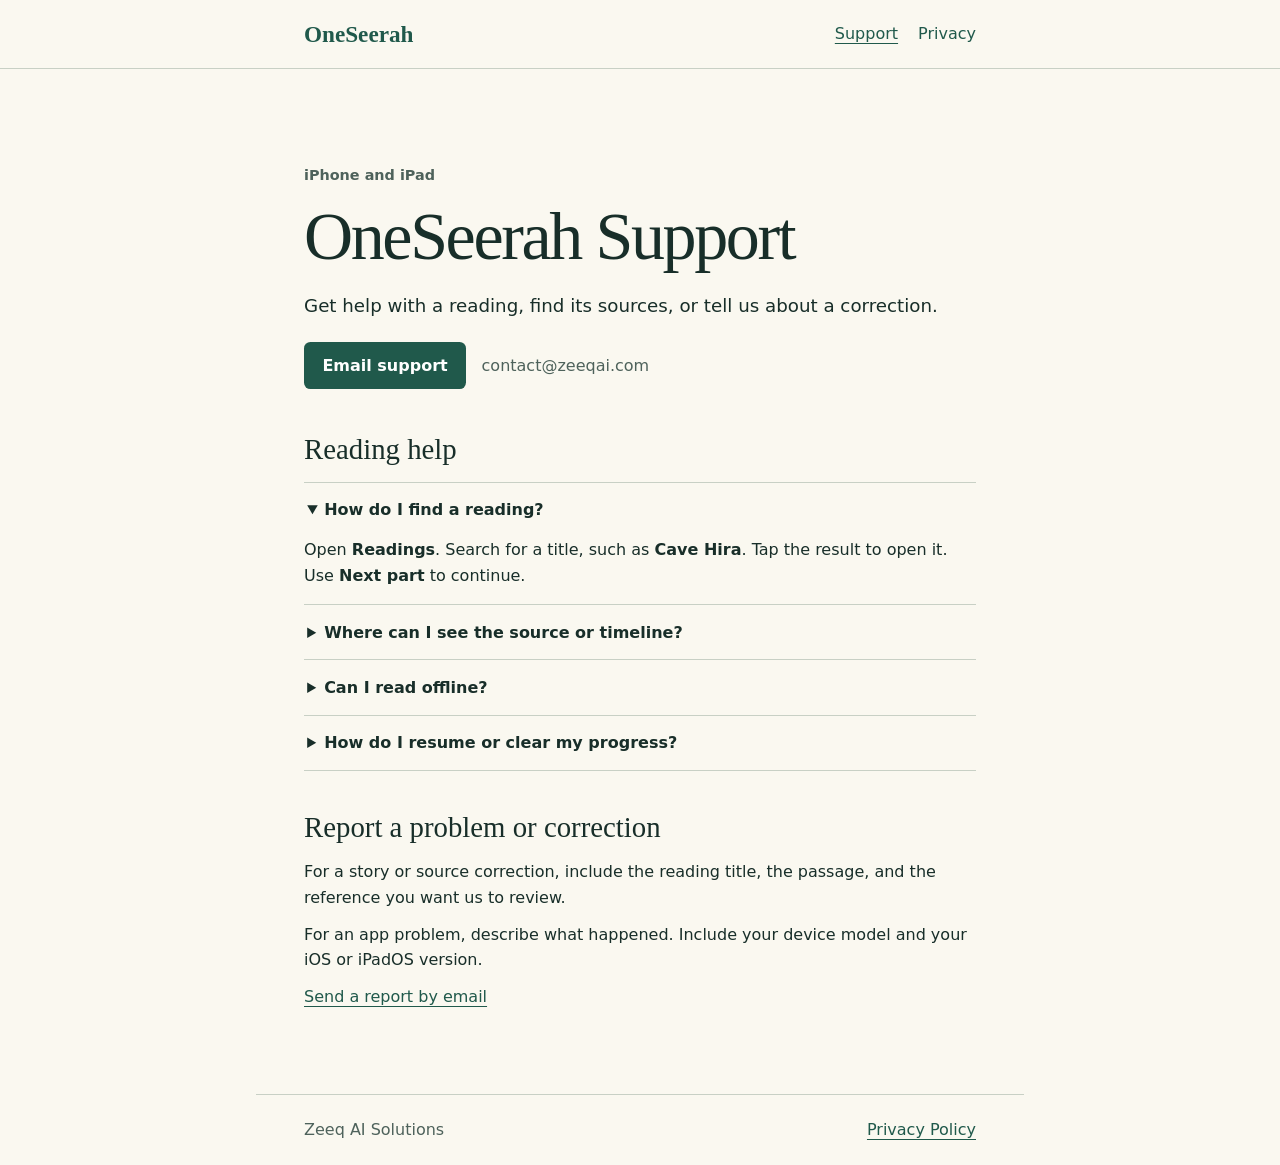
<file: index.html>
<!doctype html>
<html lang="en">
<head>
  <meta charset="utf-8">
  <meta name="viewport" content="width=device-width, initial-scale=1">
  <meta http-equiv="refresh" content="0; url=support.html">
  <title>OneSeerah Support</title>
  <link rel="canonical" href="https://zeeqaisolutions.github.io/oneseerah-site/support.html">
</head>
<body><p><a href="support.html">Open OneSeerah Support</a></p></body>
</html>
</file>
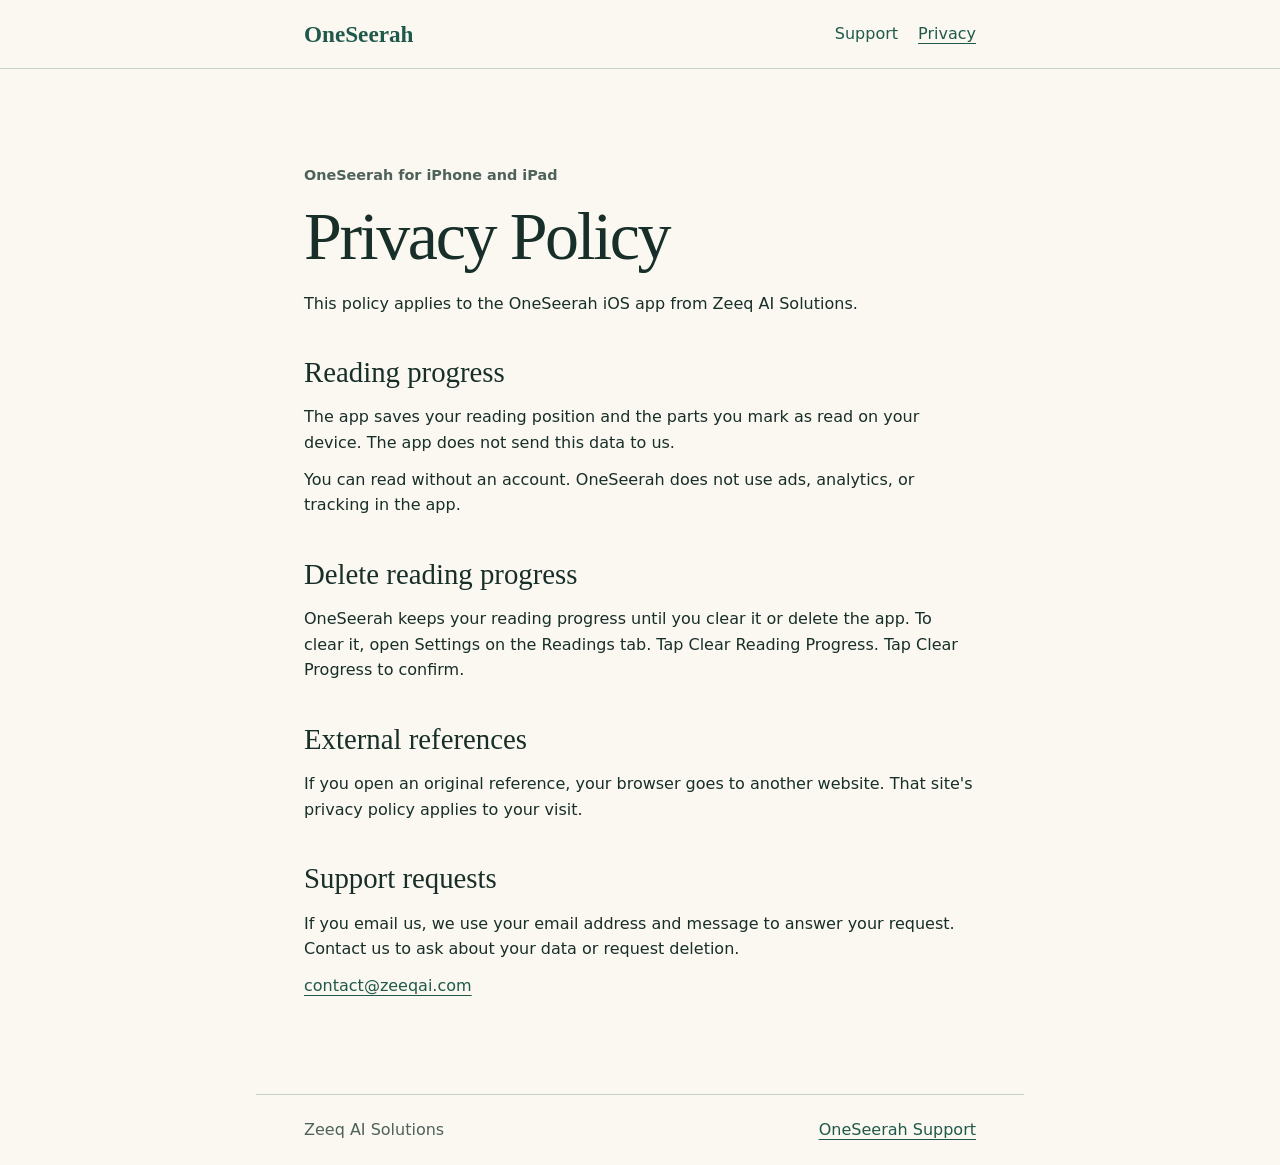
<file: privacy.html>
<!doctype html>
<html lang="en">
<head>
  <meta charset="utf-8">
  <meta name="viewport" content="width=device-width, initial-scale=1">
  <title>OneSeerah Privacy Policy</title>
  <link rel="stylesheet" href="pages.css">
</head>
<body>
  <header><nav aria-label="Main"><a class="brand" href="support.html">OneSeerah</a><a href="support.html">Support</a><a href="privacy.html" aria-current="page">Privacy</a></nav></header>
  <main>
    <p class="product">OneSeerah for iPhone and iPad</p>
    <h1>Privacy Policy</h1>
    <p>This policy applies to the OneSeerah iOS app from Zeeq AI Solutions.</p>
    <h2>Reading progress</h2>
    <p>The app saves your reading position and the parts you mark as read on your device. The app does not send this data to us.</p>
    <p>You can read without an account. OneSeerah does not use ads, analytics, or tracking in the app.</p>
    <h2>Delete reading progress</h2>
    <p>OneSeerah keeps your reading progress until you clear it or delete the app. To clear it, open Settings on the Readings tab. Tap Clear Reading Progress. Tap Clear Progress to confirm.</p>
    <h2>External references</h2>
    <p>If you open an original reference, your browser goes to another website. That site's privacy policy applies to your visit.</p>
    <h2>Support requests</h2>
    <p>If you email us, we use your email address and message to answer your request. Contact us to ask about your data or request deletion.</p>
    <p><a href="mailto:contact@zeeqai.com?subject=OneSeerah%20privacy">contact@zeeqai.com</a></p>
  </main>
  <footer>Zeeq AI Solutions <a href="support.html">OneSeerah Support</a></footer>
</body>
</html>
</file>
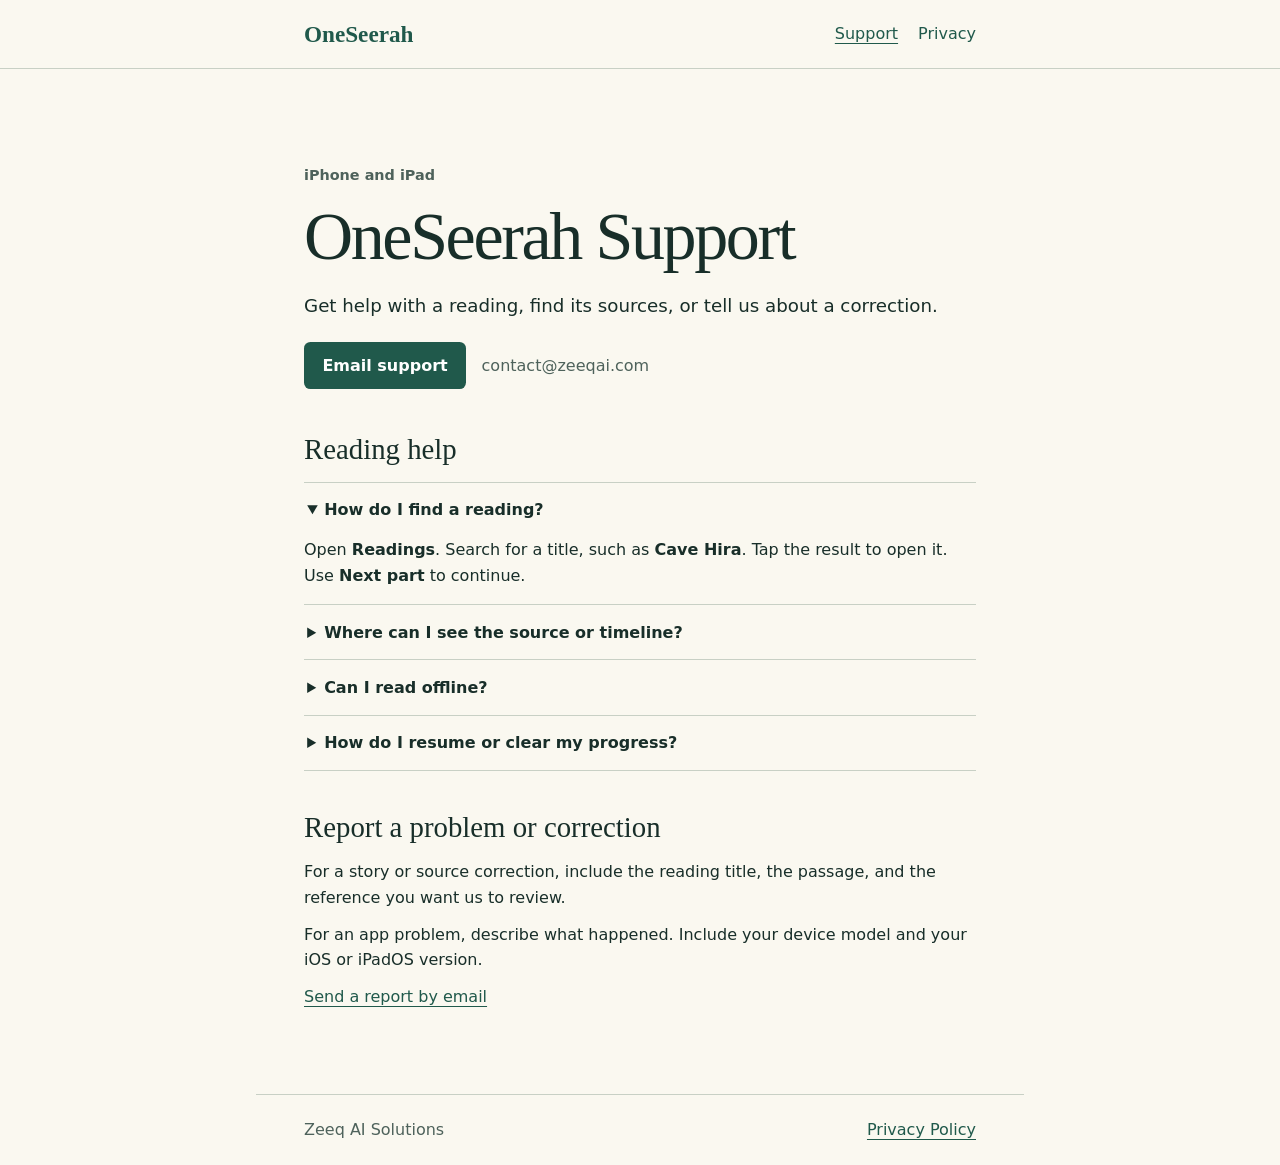
<file: support.html>
<!doctype html>
<html lang="en">
<head>
  <meta charset="utf-8">
  <meta name="viewport" content="width=device-width, initial-scale=1">
  <meta name="description" content="Get help with OneSeerah on iPhone and iPad. Find a reading, open a source, manage reading progress, or report a correction.">
  <title>OneSeerah Support</title>
  <link rel="stylesheet" href="pages.css">
</head>
<body>
  <header><nav aria-label="Main"><a class="brand" href="support.html">OneSeerah</a><a href="support.html" aria-current="page">Support</a><a href="privacy.html">Privacy</a></nav></header>
  <main>
    <div class="intro">
      <p class="product">iPhone and iPad</p>
      <h1>OneSeerah Support</h1>
      <p>Get help with a reading, find its sources, or tell us about a correction.</p>
      <a class="contact" href="mailto:contact@zeeqai.com?subject=OneSeerah%20support">Email support</a>
      <span class="address">contact@zeeqai.com</span>
    </div>
    <section aria-labelledby="reading">
      <h2 id="reading">Reading help</h2>
      <details open><summary>How do I find a reading?</summary>
        <p>Open <strong>Readings</strong>. Search for a title, such as <strong>Cave Hira</strong>. Tap the result to open it. Use <strong>Next part</strong> to continue.</p>
      </details>
      <details><summary>Where can I see the source or timeline?</summary>
        <p>In a reading, tap a reference under <strong>Sources</strong> to see its summary. Tap <strong>Open original reference</strong> to visit the source website.</p>
        <p>To find the event on the timeline, return to the reading and tap <strong>Show on timeline</strong>.</p>
      </details>
      <details><summary>Can I read offline?</summary>
        <p>Yes. You can use the readings, timeline, and source summaries offline without an account. External websites need an internet connection.</p>
      </details>
      <details><summary>How do I resume or clear my progress?</summary>
        <p>On <strong>Readings</strong>, tap <strong>Continue reading</strong> to return to your saved place.</p>
        <p>To remove all saved positions and marks on this device, open <strong>Settings</strong> on the Readings tab. Tap <strong>Clear Reading Progress</strong>. Tap <strong>Clear Progress</strong> to confirm.</p>
      </details>
    </section>
    <section aria-labelledby="report">
      <h2 id="report">Report a problem or correction</h2>
      <p>For a story or source correction, include the reading title, the passage, and the reference you want us to review.</p>
      <p>For an app problem, describe what happened. Include your device model and your iOS or iPadOS version.</p>
      <a href="mailto:contact@zeeqai.com?subject=OneSeerah%20report">Send a report by email</a>
    </section>
  </main>
  <footer>Zeeq AI Solutions <a href="privacy.html">Privacy Policy</a></footer>
</body>
</html>
</file>
<file: pages.css>
:root {
  color-scheme: light dark;
  --paper: #faf8f0;
  --ink: #182e29;
  --subtle: #4e625b;
  --accent: #20594b;
  --line: #c8d0c5;
  --button-text: #fff;
  font-family: system-ui, sans-serif;
  color: var(--ink);
  background: var(--paper);
  line-height: 1.6;
}
* { box-sizing: border-box; }
body { margin: 0; }
header { border-bottom: 1px solid var(--line); }
nav, main, footer { max-width: 48rem; margin: auto; padding-inline: clamp(1.25rem, 5vw, 3rem); }
nav, footer { display: flex; align-items: center; flex-wrap: wrap; gap: 1.25rem; }
nav { min-height: 4.25rem; padding-block: .5rem; }
a { color: var(--accent); text-underline-offset: .22em; }
nav a { display: inline-flex; align-items: center; min-height: 2.75rem; }
nav a:not([aria-current]):not(:hover) { text-decoration: none; }
.brand { margin-right: auto; font: 600 1.45rem Georgia, serif; }
main { padding-block: clamp(2.5rem, 7vw, 5.25rem); overflow-wrap: anywhere; }
h1, h2 { font-family: Georgia, serif; font-weight: 500; line-height: 1.12; }
h1 { font-size: clamp(2.45rem, 7vw, 4.25rem); margin: .3rem 0 1rem; letter-spacing: -.035em; }
h2 { font-size: 1.8rem; margin: 2.5rem 0 1rem; }
p { margin: .7rem 0; }
.product { font-size: .9rem; color: var(--subtle); font-weight: 650; }
.intro > p:not(.product) { font-size: 1.14rem; }
.contact { display: inline-block; background: var(--accent); color: var(--button-text); padding: .65rem 1.15rem; border-radius: .4rem; margin: .7rem .65rem .3rem 0; font-weight: 650; text-decoration: none; }
.address { display: inline-block; color: var(--subtle); }
details { border-top: 1px solid var(--line); }
details:last-child { border-bottom: 1px solid var(--line); }
summary { padding: .9rem .2rem; cursor: pointer; font-weight: 650; }
details p { margin: 0 0 1rem; }
a:focus-visible, summary:focus-visible { outline: 3px solid var(--accent); outline-offset: 3px; }
footer { justify-content: space-between; padding-block: 1.4rem; border-top: 1px solid var(--line); color: var(--subtle); }
@media (prefers-color-scheme: dark) {
  :root { --paper: #15221e; --ink: #f4f3e8; --subtle: #c0cfc5; --accent: #afe2c9; --line: #475a51; --button-text: #12271e; }
}
</file>
